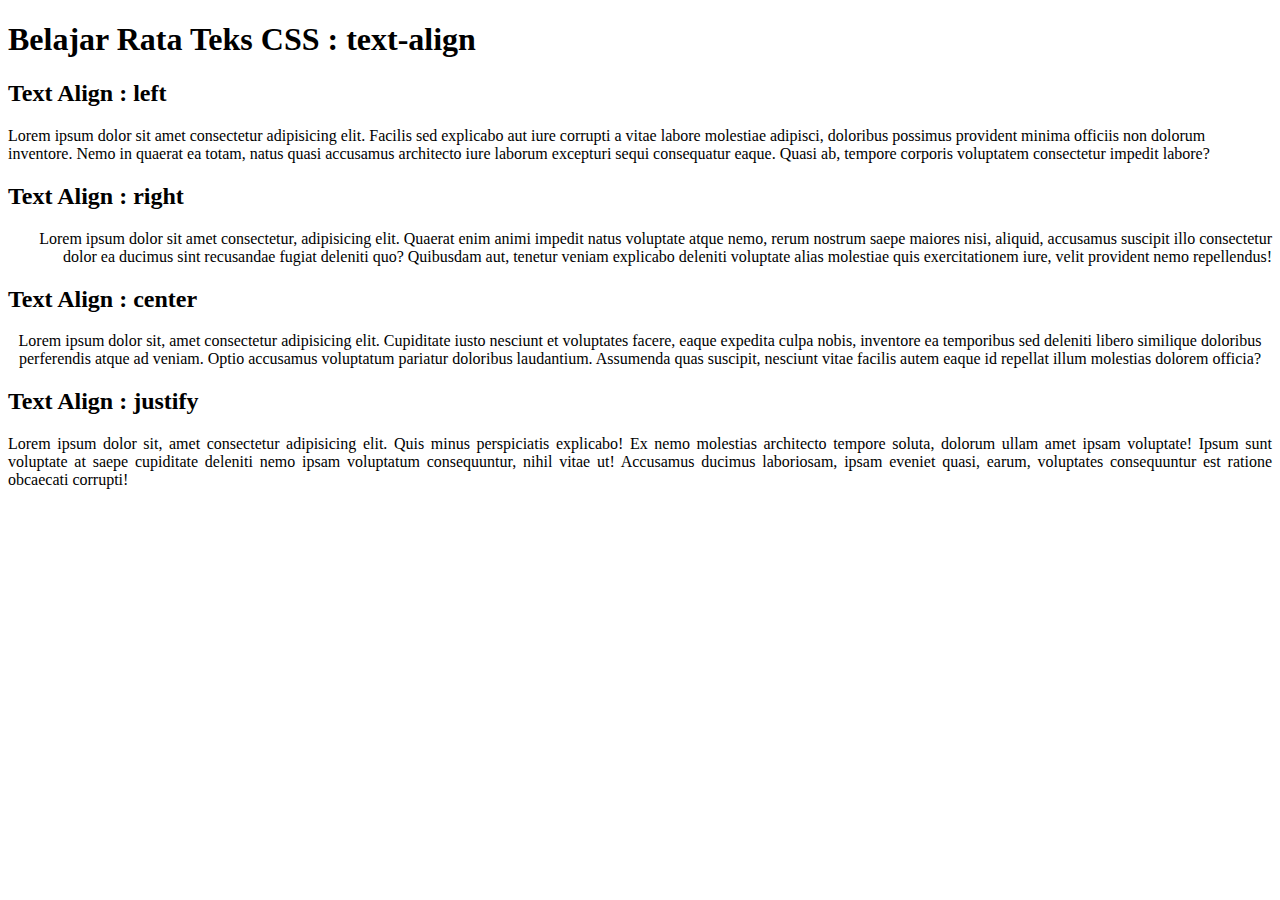
<file: 4.5 Tugas/index.html>
<!DOCTYPE html>
<html lang="en">
  <head>
    <meta charset="UTF-8" />
    <meta name="viewport" content="width=device-width, initial-scale=1.0" />
    <title>Css Lanjutan</title>
    <link rel="stylesheet" href="style.css">
  </head>
  <body>
    <h1>Belajar Rata Teks CSS : text-align</h1>
    <h2 >Text Align : left</h2>
    <p class="left">
      Lorem ipsum dolor sit amet consectetur adipisicing elit. Facilis sed
      explicabo aut iure corrupti a vitae labore molestiae adipisci, doloribus
      possimus provident minima officiis non dolorum inventore. Nemo in quaerat
      ea totam, natus quasi accusamus architecto iure laborum excepturi sequi
      consequatur eaque. Quasi ab, tempore corporis voluptatem consectetur
      impedit labore?
    </p>
    <h2>Text Align : right</h2>
    <p  class="right">
      Lorem ipsum dolor sit amet consectetur, adipisicing elit. Quaerat enim
      animi impedit natus voluptate atque nemo, rerum nostrum saepe maiores
      nisi, aliquid, accusamus suscipit illo consectetur dolor ea ducimus sint
      recusandae fugiat deleniti quo? Quibusdam aut, tenetur veniam explicabo
      deleniti voluptate alias molestiae quis exercitationem iure, velit
      provident nemo repellendus!
    </p>
    <h2 >Text Align : center</h2>
    <p class="center">
      Lorem ipsum dolor sit, amet consectetur adipisicing elit. Cupiditate iusto
      nesciunt et voluptates facere, eaque expedita culpa nobis, inventore ea
      temporibus sed deleniti libero similique doloribus perferendis atque ad
      veniam. Optio accusamus voluptatum pariatur doloribus laudantium.
      Assumenda quas suscipit, nesciunt vitae facilis autem eaque id repellat
      illum molestias dolorem officia?
    </p>
    <h2 >Text Align : justify</h2>
    <p class="justify">
      Lorem ipsum dolor sit, amet consectetur adipisicing elit. Quis minus
      perspiciatis explicabo! Ex nemo molestias architecto tempore soluta,
      dolorum ullam amet ipsam voluptate! Ipsum sunt voluptate at saepe
      cupiditate deleniti nemo ipsam voluptatum consequuntur, nihil vitae ut!
      Accusamus ducimus laboriosam, ipsam eveniet quasi, earum, voluptates
      consequuntur est ratione obcaecati corrupti!
    </p>
  </body>
</html>
</file>
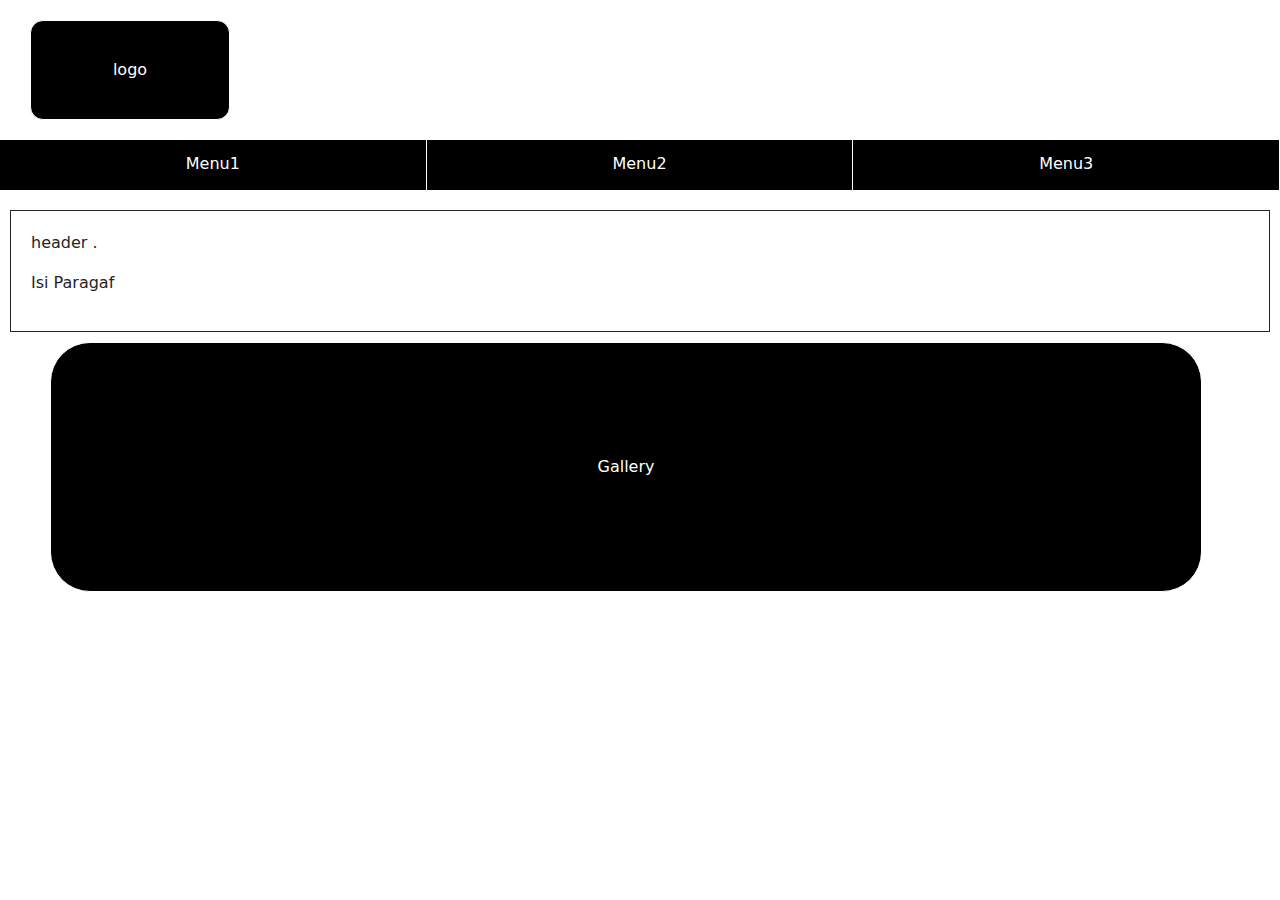
<file: 5.5 Tugas/index.html>
<!DOCTYPE html>
<html lang="en">
  <head>
    <meta charset="UTF-8" />
    <meta name="viewport" content="width=device-width, initial-scale=1.0" />
    <title>Tampilan web</title>
    <link rel="stylesheet" href="style.css" />
    <link
      href="https://cdn.jsdelivr.net/npm/bootstrap@5.3.3/dist/css/bootstrap.min.css"
      rel="stylesheet"
      integrity="sha384-QWTKZyjpPEjISv5WaRU9OFeRpok6YctnYmDr5pNlyT2bRjXh0JMhjY6hW+ALEwIH"
      crossorigin="anonymous"
    />
  </head>
  <body>
    <div class="logo">
      logo
    </div>

    <header id="header">
      <nav >
        <a href="#about">Menu1</a>
        <a href="#service">Menu2</a>
        <a href="#contact">Menu3</a>
      </nav>
    </header>

    <div class="isi-menu">
      <p>header .</p>
      <p>Isi Paragaf</p>
    </div>

    <div class="gallery">
      Gallery
    </div>
    <script
      src="https://cdn.jsdelivr.net/npm/bootstrap@5.3.3/dist/js/bootstrap.bundle.min.js"
      integrity="sha384-YvpcrYf0tY3lHB60NNkmXc5s9fDVZLESaAA55NDzOxhy9GkcIdslK1eN7N6jIeHz"
      crossorigin="anonymous"
    ></script>
  </body>
</html>
</file>
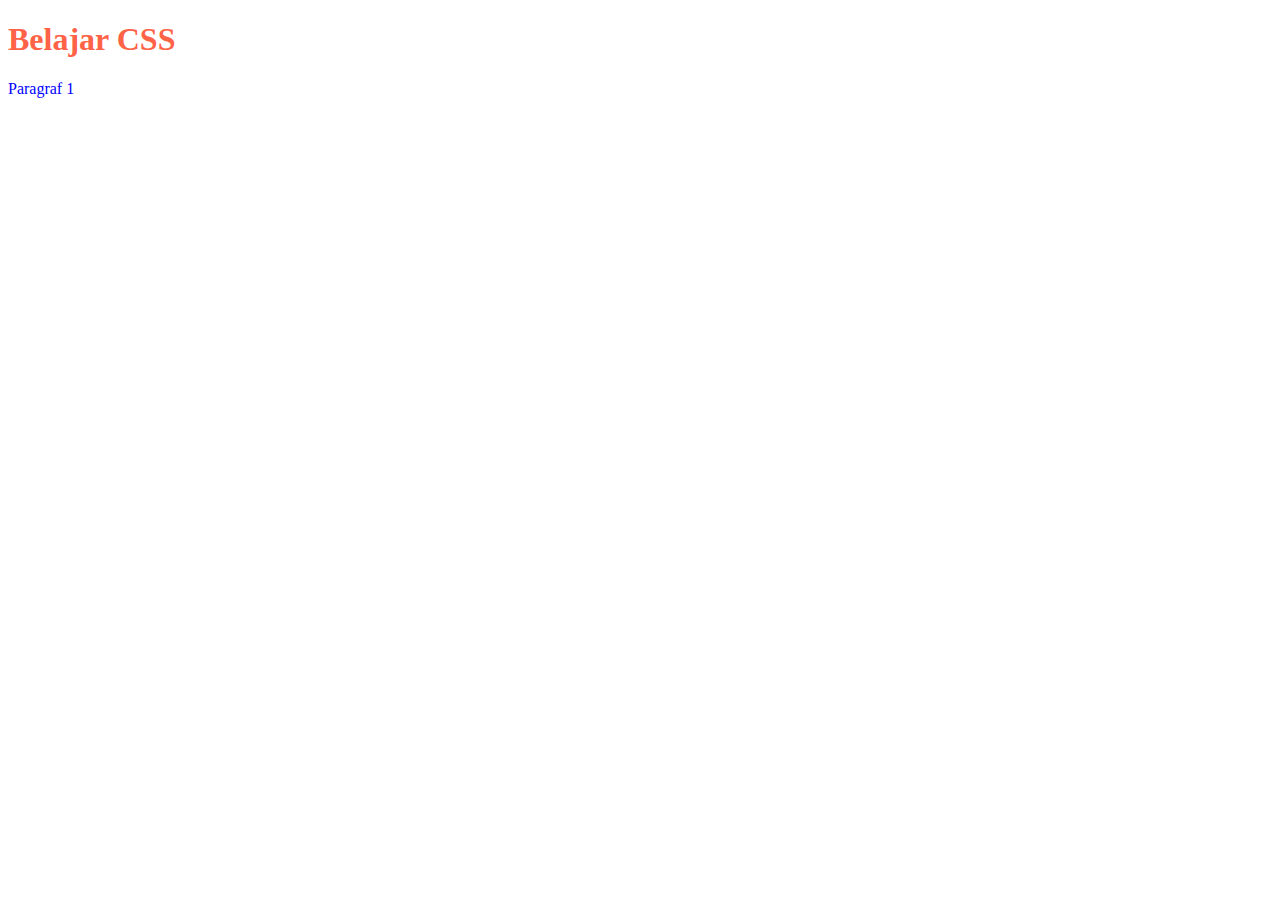
<file: pertemuan-5/index.html>
<!DOCTYPE html>
<html lang="en">
  <head>
    <meta charset="UTF-8" />
    <meta name="viewport" content="width=device-width, initial-scale=1.0" />
    <title>Pertemuan 5</title>
    <!-- Internal CSS -->
    <style>
      body {
        /*background-color: aqua;*/
        background-image: url(https://media.istockphoto.com/id/1251654019/id/vektor/interior-kamar-tidur-remaja-laki-laki-komputer-di-atas-meja.jpg?s=612x612&w=0&k=20&c=vVsUDlPSW-JjC3B9pymAkdgtyA04d1uG6zcucnbPjbY=);
      }
    </style>
    <!-- External CSS -->
    <link rel="stylesheet" href="style.css" />
  </head>
  <body>
    <!-- Inline cSS -->
    <h1 style="color: tomato">Belajar CSS</h1>
    <p style="color: blue">Paragraf 1</p>
    <p>
      Paragraf 2 Lorem ipsum dolor sit amet consectetur adipisicing elit.
      Dignissimos fuga cumque architecto cum mollitia vitae fugit minima officia
      commodi. Saepe quas beatae doloremque voluptates. Non commodi ex
      cupiditate distinctio perferendis, eius deleniti exercitationem odio
      assumenda sunt omnis, veniam, sint consequatur doloribus magni quos
      recusandae. Magni nam doloremque optio vel molestias?
    </p>
    <p>Paragraf 3</p>
  </body>
</html>
</file>
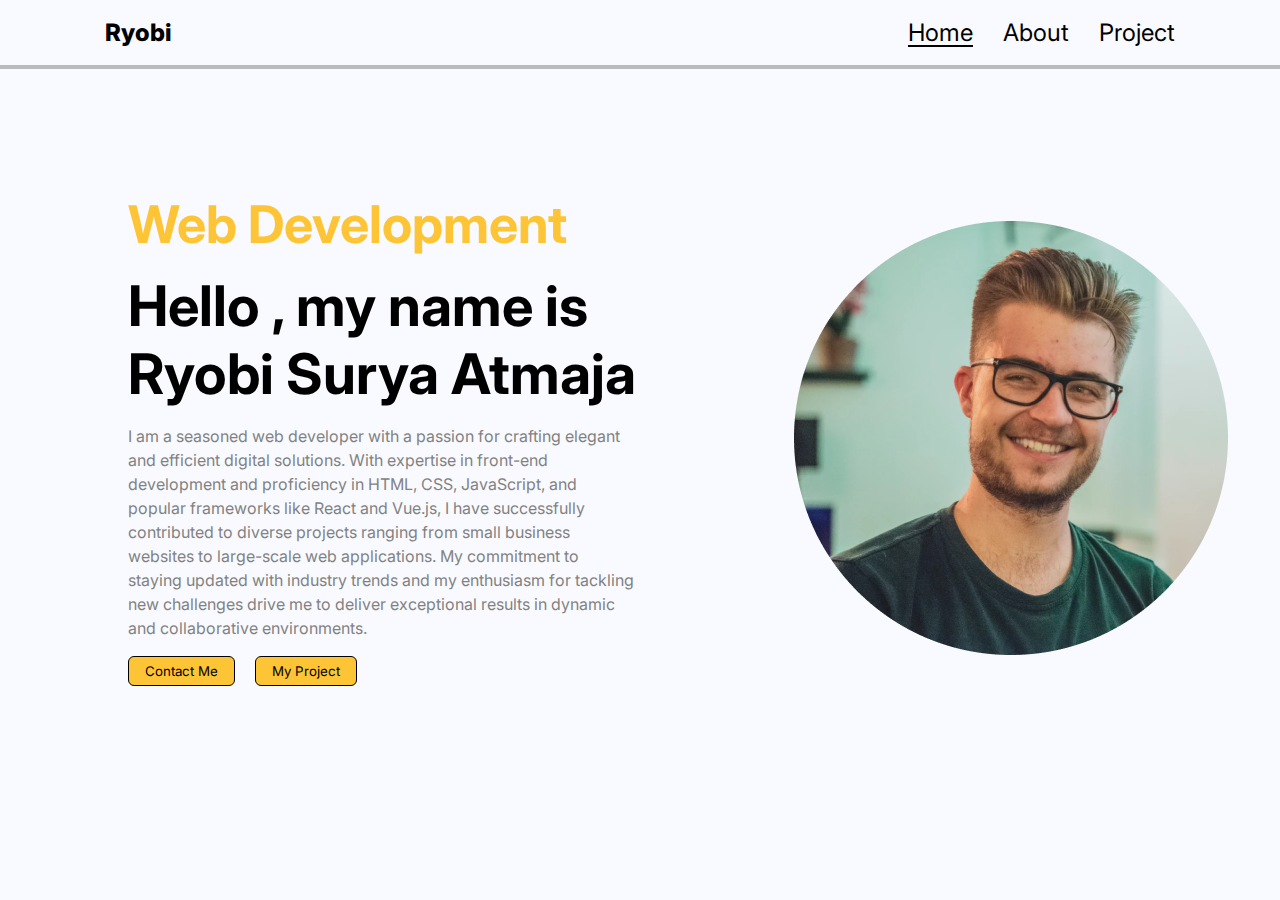
<file: Tugas-2-Web-Statis/index.html>
<!DOCTYPE html>
<html lang="en">
  <head>
    <meta charset="UTF-8" />
    <meta name="viewport" content="width=device-width, initial-scale=1.0" />
    <title>Personal Website</title>
    <link rel="stylesheet" href="/Tugas-2-Web-Statis/css/style.css" />
    <link rel="preconnect" href="https://fonts.googleapis.com" />
    <link rel="preconnect" href="https://fonts.gstatic.com" crossorigin />
    <link
      href="https://fonts.googleapis.com/css2?family=Bad+Script&family=BioRhyme:wght@300&family=Inter:wght@100..900&display=swap"
      rel="stylesheet"
    />
    <link rel="stylesheet" href="https://cdnjs.cloudflare.com/ajax/libs/font-awesome/6.5.1/css/all.min.css">
  </head>
  <body>
    <!-- Navbar -->
    <header id="header">
      <div class="logo-navbar">
        <a href="index.html"> Ryobi </a>
      </div>
      
      <nav class="item-navbar">
        <ul>
          <li><a href="index.html">Home</a></li>
          <li><a href="about.html">About</a></li>
          <li><a href="project.html">Project</a></li>
        </ul>
      </nav>
    </header>
    <!-- End Navbar -->

    <!-- Home -->
    <section id="#Home" class="home container">
      <div class="content-home">
        <div class="home-teks">
          <h2>Web Development</h2>
          <h1>Hello , my name is Ryobi Surya Atmaja</h1>
          <p>
            I am a seasoned web developer with a passion for crafting elegant
            and efficient digital solutions. With expertise in front-end
            development and proficiency in HTML, CSS, JavaScript, and popular
            frameworks like React and Vue.js, I have successfully contributed to
            diverse projects ranging from small business websites to large-scale
            web applications. My commitment to staying updated with industry
            trends and my enthusiasm for tackling new challenges drive me to
            deliver exceptional results in dynamic and collaborative
            environments.
          </p>
          <div class="btn-home">
            <a href="https://wa.me/+6282241908389"><button class="btn-1" >Contact Me</button></a>
            <a href="../Tugas-2-Web-Statis/project.html"><button  class="btn-2">My Project</button></a>
          </div>
        </div>
        <div class="img-home">
          <img src="../Tugas-2-Web-Statis/img/potrait.png" alt="ryobi" />
        </div>
      </div>
    </section>

    <!-- End Home -->
    <script src="/Tugas-2-Web-Statis/js/script.js">
    </script>
  </body>
</html>
</file>
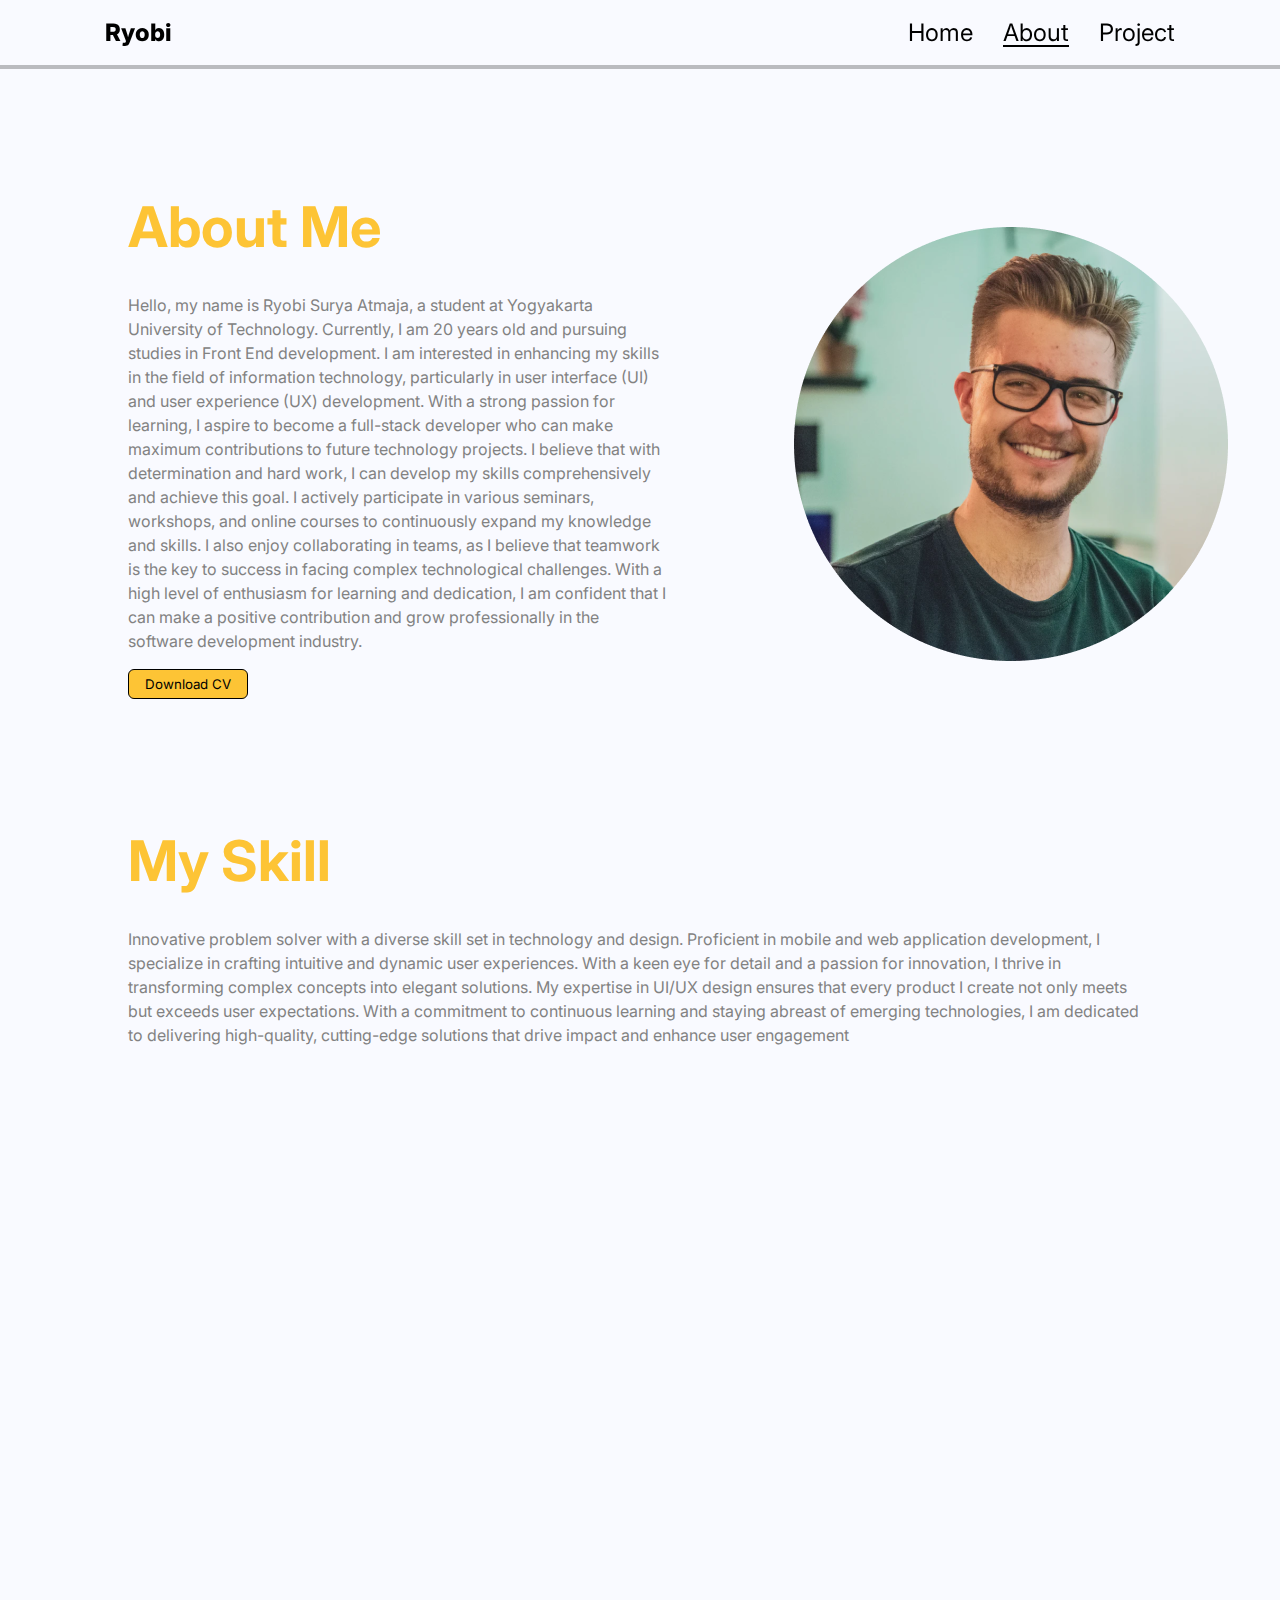
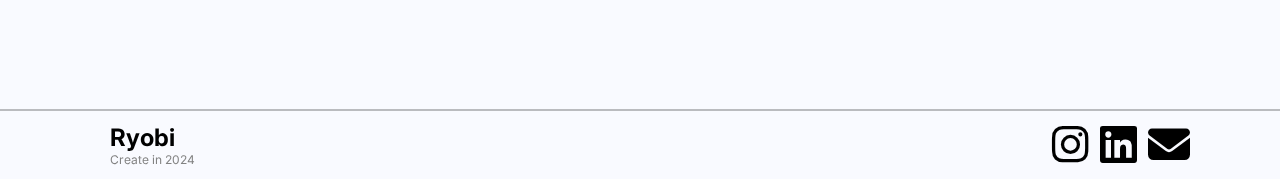
<file: Tugas-2-Web-Statis/about.html>
<!DOCTYPE html>
<html lang="en">
  <head>
    <meta charset="UTF-8" />
    <meta name="viewport" content="width=device-width, initial-scale=1.0" />
    <title>Personal Website</title>
    <link rel="stylesheet" href="css/style.css" />
    <link
      rel="stylesheet"
      href="https://cdnjs.cloudflare.com/ajax/libs/font-awesome/6.5.1/css/all.min.css"
    />
    <link
      href="https://fonts.googleapis.com/css2?family=Bad+Script&family=BioRhyme:wght@300&family=Inter:wght@100..900&display=swap"
      rel="stylesheet"
    />
  </head>
  <body>
    <!-- Navbar -->
    <header id="header">
      <div class="logo-navbar">
        <a href="index.html"> Ryobi </a>
      </div>

      <nav class="item-navbar">
        <ul>
          <li><a href="index.html">Home</a></li>
          <li><a href="about.html">About</a></li>
          <li><a href="project.html">Project</a></li>
        </ul>
      </nav>
    </header>
    <!-- End Navbar -->

    <!-- About   -->
    <section id="about">
      <div class="about-content">
        <article class="about-teks">
          <h1>About Me</h1>
          <p>
            Hello, my name is Ryobi Surya Atmaja, a student at Yogyakarta
            University of Technology. Currently, I am 20 years old and pursuing
            studies in Front End development. I am interested in enhancing my
            skills in the field of information technology, particularly in user
            interface (UI) and user experience (UX) development. With a strong
            passion for learning, I aspire to become a full-stack developer who
            can make maximum contributions to future technology projects. I
            believe that with determination and hard work, I can develop my
            skills comprehensively and achieve this goal. I actively participate
            in various seminars, workshops, and online courses to continuously
            expand my knowledge and skills. I also enjoy collaborating in teams,
            as I believe that teamwork is the key to success in facing complex
            technological challenges. With a high level of enthusiasm for
            learning and dedication, I am confident that I can make a positive
            contribution and grow professionally in the software development
            industry.
          </p>
          <a href="..//Tugas-2-Web-Statis/img/CV_RYOBI.jpg" download=""
            ><button class="btn-1">Download CV</button></a
          >
        </article>
        <aside>
          <div class="img-about">
            <img src="img/potrait.png" alt="potrait" />
          </div>
        </aside>
      </div>
    </section>
    <!-- End About   -->

    <!-- My Skill About -->
    <section id="skill">
      <div class="skill-header">
        <div>
          <h1>My Skill</h1>
          <p>
            Innovative problem solver with a diverse skill set in technology and
            design. Proficient in mobile and web application development, I
            specialize in crafting intuitive and dynamic user experiences. With
            a keen eye for detail and a passion for innovation, I thrive in
            transforming complex concepts into elegant solutions. My expertise
            in UI/UX design ensures that every product I create not only meets
            but exceeds user expectations. With a commitment to continuous
            learning and staying abreast of emerging technologies, I am
            dedicated to delivering high-quality, cutting-edge solutions that
            drive impact and enhance user engagement
          </p>
        </div>
      </div>
      <div class="skill-detail">
        <div class="skill-detail-item">
          <img src="../Tugas-2-Web-Statis/img/skill1.png" alt="" />
          <h2>Mobile Application</h2>
          <p>
            With experience in mobile app development, I thrive in creating
            intuitive and responsive mobile applications that cater to diverse
            user needs.
          </p>
          <p></p>
        </div>
        <div class="skill-detail-item">
          <img src="../Tugas-2-Web-Statis/img/skill2.png" alt="" />
          <h2>Web Application</h2>
          <p>
            My expertise extends to web application development, where I
            leverage cutting-edge technologies to build robust and scalable web
            solutions
          </p>
          <p></p>
        </div>
        <div class="skill-detail-item">
          <img src="../Tugas-2-Web-Statis/img/skill3.png" alt="" />
          <h2>UI/UX Design</h2>
          <p>
            I'm passionate about creating seamless user experiences through
            captivating UI/UX designs, ensuring user satisfaction and
            engagement.
          </p>
          <p></p>
        </div>
      </div>
    </section>
    <!-- End My Skill -->
    <footer id="footer">
      <div class="footer-text">
        <h2>Ryobi</h2>
        <p>Create in 2024</p>
      </div>
      <div class="footer-icon">
        <a href="https://www.instagram.com/__ryobi/"
          ><i class="fa-brands fa-instagram"></i
        ></a>
        <a href="https://www.linkedin.com/in/ryobi-surya-atmaja-1996b729a/"
          ><i class="fa-brands fa-linkedin"></i
        ></a>
        <a href="mailto:ryobisuryaatmaja@gmail.com"
          ><i class="fa-solid fa-envelope"></i
        ></a>
      </div>
    </footer>
    <script src="/Tugas-2-Web-Statis/js/script.js"></script>
  </body>
</html>
</file>
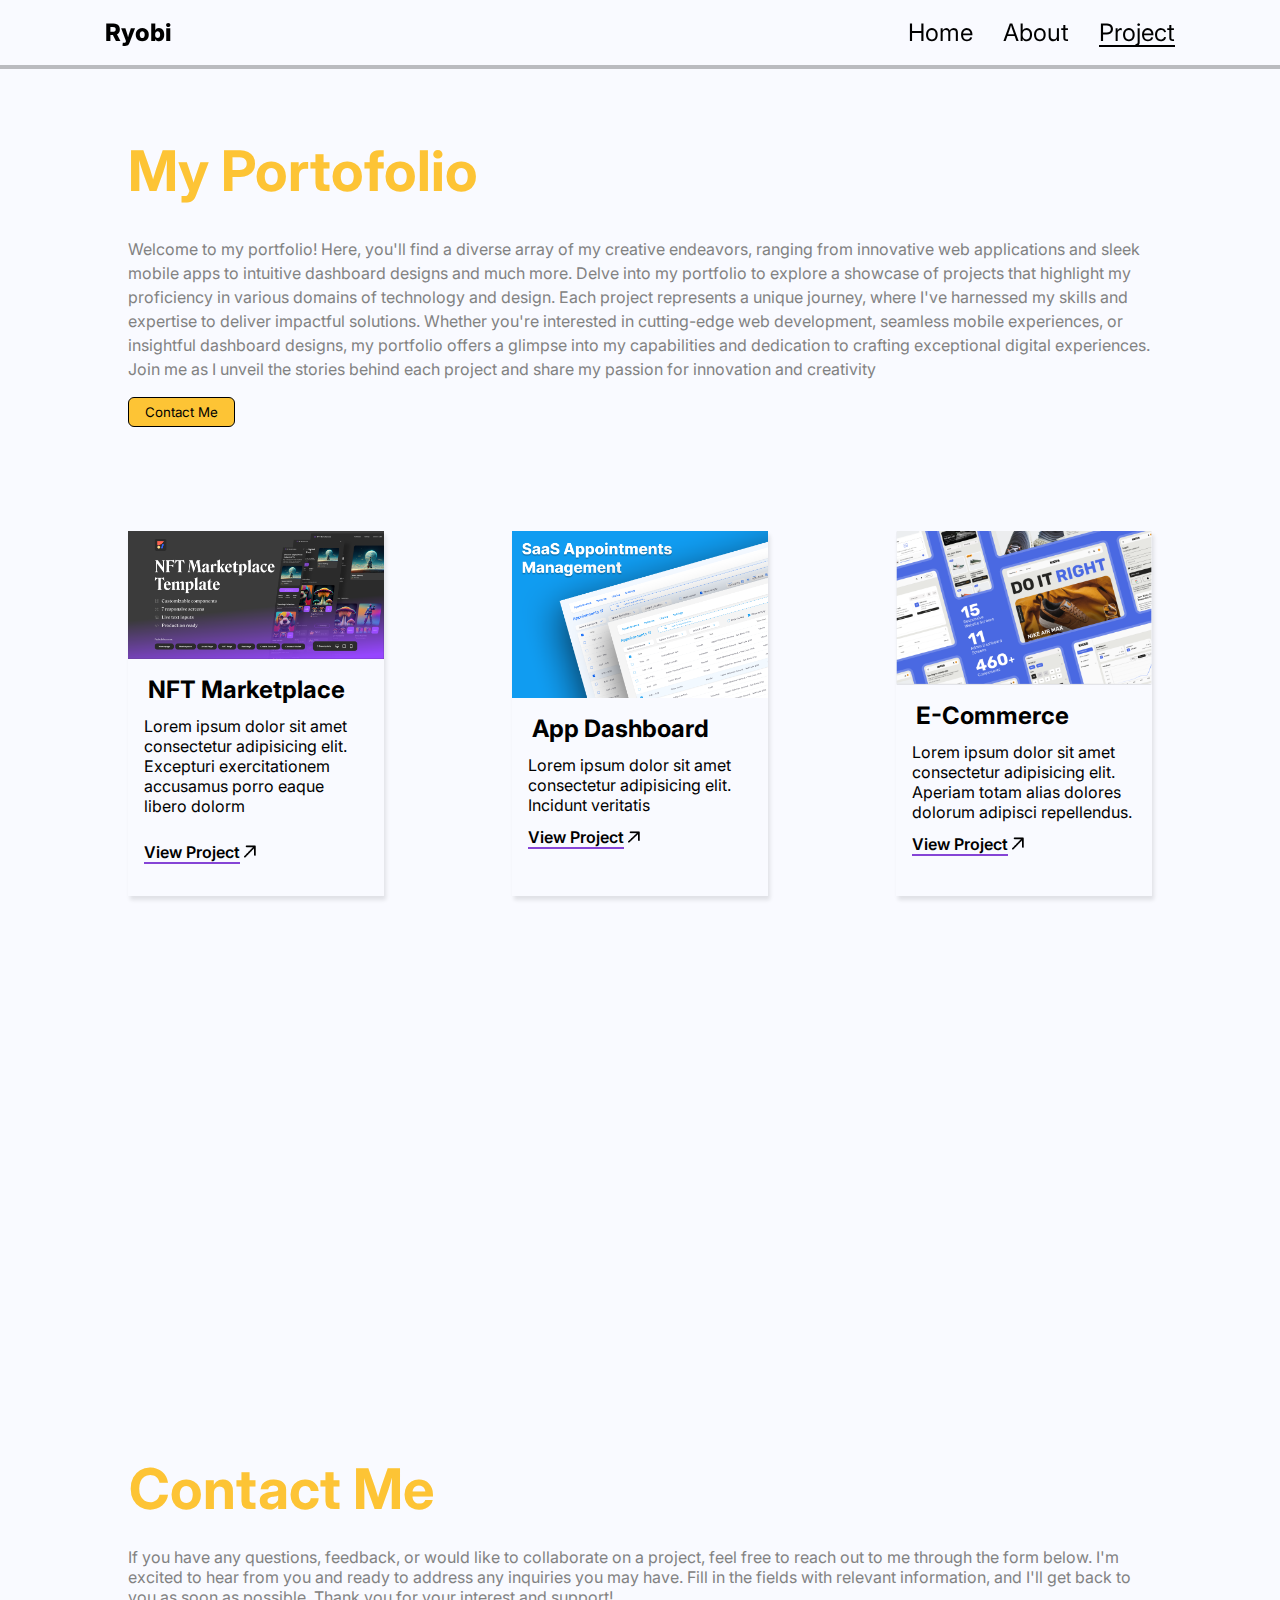
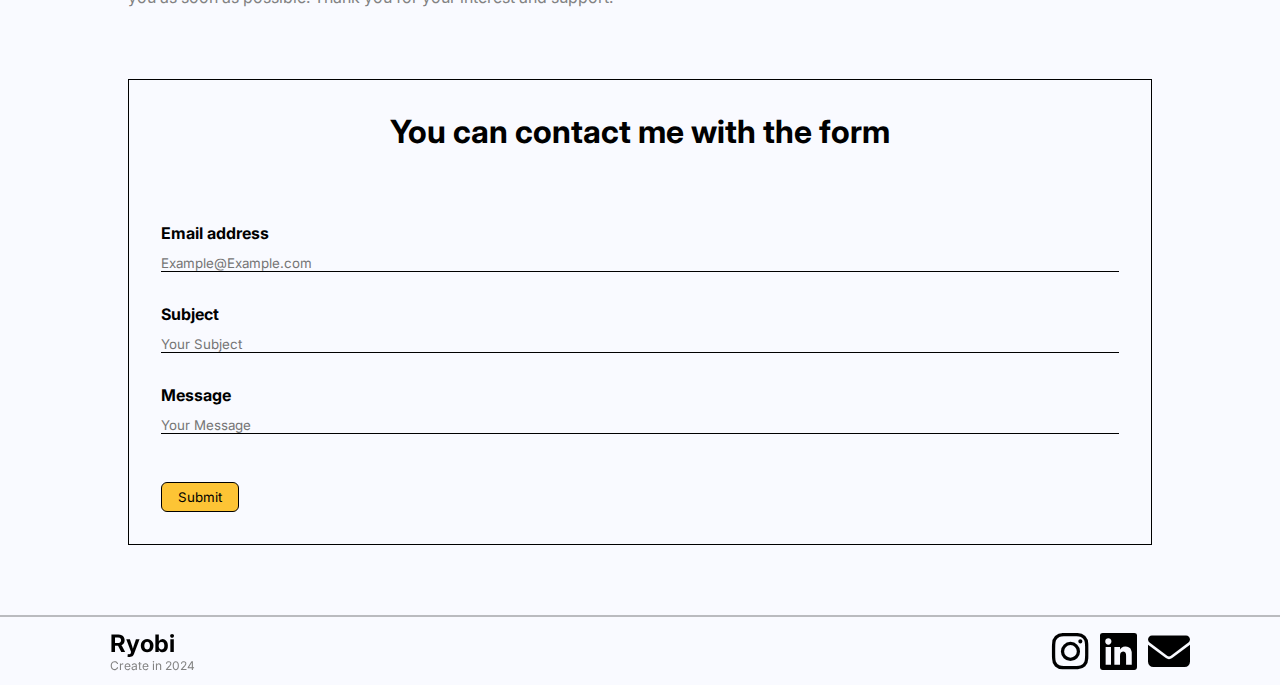
<file: Tugas-2-Web-Statis/project.html>
<!DOCTYPE html>
<html lang="en">
  <head>
    <meta charset="UTF-8" />
    <meta name="viewport" content="width=device-width, initial-scale=1.0" />
    <title>Personal Website</title>
    <link rel="stylesheet" href="css/style.css" />
    <link
      href="https://fonts.googleapis.com/css2?family=Bad+Script&family=BioRhyme:wght@300&family=Inter:wght@100..900&display=swap"
      rel="stylesheet"
    />
    <link
      rel="stylesheet"
      href="https://cdnjs.cloudflare.com/ajax/libs/font-awesome/6.5.1/css/all.min.css"
    />
  </head>
  <body>
    <!-- Navbar -->
    <header id="header">
      <div class="logo-navbar">
        <a href="index.html"> Ryobi </a>
      </div>

      <nav class="item-navbar">
        <ul>
          <li><a href="index.html">Home</a></li>
          <li><a href="about.html">About</a></li>
          <li><a href="project.html">Project</a></li>
        </ul>
      </nav>
    </header>
    <!-- End Navbar -->

    <!-- Project -->
    <section id="project">
      <div class="project">
        <div class="project-header">
          <div>
            <h1>My Portofolio</h1>
            <p>
              Welcome to my portfolio! Here, you'll find a diverse array of my
              creative endeavors, ranging from innovative web applications and
              sleek mobile apps to intuitive dashboard designs and much more.
              Delve into my portfolio to explore a showcase of projects that
              highlight my proficiency in various domains of technology and
              design. Each project represents a unique journey, where I've
              harnessed my skills and expertise to deliver impactful solutions.
              Whether you're interested in cutting-edge web development,
              seamless mobile experiences, or insightful dashboard designs, my
              portfolio offers a glimpse into my capabilities and dedication to
              crafting exceptional digital experiences. Join me as I unveil the
              stories behind each project and share my passion for innovation
              and creativity
            </p>
          </div>
        </div>
        <a href="#contact"><button class="btn-1">Contact Me</button></a>
      </div>
      <div class="project-detail">
        <div   class="project-detail-item">
          <img src="../Tugas-2-Web-Statis/img/project1.png" alt="" />
          <h2>NFT Marketplace</h2>
          <p>
            Lorem ipsum dolor sit amet consectetur adipisicing elit. Excepturi
            exercitationem accusamus porro eaque libero dolorm
          </p>
          <div>
            <div class="view-project" style="margin-top: 14px">
              <a href="#"><p>View Project</p></a>
            </div>
            <img
              src="../Tugas-2-Web-Statis/img/Vector.png"
              alt=""
              width="12px"
            />
          </div>
        </div>

        <div class="project-detail-item">
          <img src="../Tugas-2-Web-Statis/img/project2.png" alt="" />
          <h2>App Dashboard</h2>
          <p>
            Lorem ipsum dolor sit amet consectetur adipisicing elit. Incidunt
            veritatis
          </p>
          <div>
            <div class="view-project">
              <a href="https://www.odoo.com/"><p>View Project</p></a>
            </div>
            <img
              src="../Tugas-2-Web-Statis/img/Vector.png"
              alt=""
              width="12px"
            />
          </div>
        </div>
        <div class="project-detail-item">
          <img src="../Tugas-2-Web-Statis/img/project3.png" alt="" />
          <h2>E-Commerce</h2>
          <p>
            Lorem ipsum dolor sit amet consectetur adipisicing elit. Aperiam
            totam alias dolores dolorum adipisci repellendus.
          </p>
          <div>
            <div class="view-project">
              <a href="https://ada-asia.com/"><p>View Project</p></a>
            </div>
            <img
              src="../Tugas-2-Web-Statis/img/Vector.png"
              alt=""
              width="12px"
            />
          </div>
        </div>
        <div class="project-detail-item">
          <img src="../Tugas-2-Web-Statis/img/project4.png" alt="" />
          <h2>Company Profile</h2>
          <p>
            Lorem ipsum dolor sit amet consectetur adipisicing elit. Aperiam
            totam alias dolores dolorum adipisci repellendus.
          </p>
          <div>
            <div class="view-project">
              <a href="https://ada-asia.com/"><p>View Project</p></a>
            </div>
            <img
              src="../Tugas-2-Web-Statis/img/Vector.png"
              alt=""
              width="12px"
            />
          </div>
        </div>
        <div class="project-detail-item">
          <img src="../Tugas-2-Web-Statis/img/project5.png" alt="" />
          <h2>Profil Website</h2>
          <p>
            Lorem ipsum dolor sit amet consectetur adipisicing elit. Aperiam
            totam alias dolores dolorum adipisci repellendus.
          </p>
          <div>
            <div class="view-project">
              <a href="https://ada-asia.com/"><p>View Project</p></a>
            </div>
            <img
              src="../Tugas-2-Web-Statis/img/Vector.png"
              alt=""
              width="12px"
            />
          </div>
        </div>
        <div class="project-detail-item">
          <img src="../Tugas-2-Web-Statis/img/project6.png" alt="" />
          <h2>Personal Website</h2>
          <p>
            Lorem ipsum dolor sit amet consectetur adipisicing elit. Aperiam
            totam alias dolores dolorum adipisci repellendus.
          </p>
          <div>
            <div class="view-project">
              <a href="https://ada-asia.com/"><p>View Project</p></a>
            </div>
            <img
              src="../Tugas-2-Web-Statis/img/Vector.png"
              alt=""
              width="12px"
            />
          </div>
        </div>
      </div>
    </section>
    <section id="contact">
      <h1>Contact Me</h1>
      <div class="contact">
        <div class="contact-teks">
          <article>
            <p>
              If you have any questions, feedback, or would like to collaborate on a project, 
              feel free to reach out to me through the form below. I'm excited to hear from you
               and ready to address any inquiries you may have. Fill in the fields with relevant
                information, and I'll get back to you as soon as possible. Thank you for your
                 interest and support!
            </p>
          </article>
        </div>
        <div class="contact-detail">
          <h1>You can contact me with the form</h1>
          <form action="">
            <div class="form-group">
                <div id="input-email" class="input-group">
                    <label for="">Email address</label>
                    <input type="email" placeholder="Example@Example.com">
                </div>
                <div id="input-subject" class="input-group">
                    <label for="">Subject</label>
                    <input type="text" placeholder="Your Subject">
                </div>
                <div id="input-message" class="input-group">
                    <label for="">Message</label>
                    <input type="text" placeholder="Your Message">
                </div>
              </div>
              <button class="btn-1">Submit</button> 
        </div>
      </div>
     
    </section>
    <!-- End Project -->
    <footer id="footer">
      <div class="footer-text">
        <h2>Ryobi</h2>
        <p>Create in 2024</p>
      </div>
      <div class="footer-icon">
        <a href="https://www.instagram.com/__ryobi/"
          ><i class="fa-brands fa-instagram"></i
        ></a>
        <a href="https://www.linkedin.com/in/ryobi-surya-atmaja-1996b729a/"
          ><i class="fa-brands fa-linkedin"></i
        ></a>
        <a href="mailto:ryobisuryaatmaja@gmail.com"
          ><i class="fa-solid fa-envelope"></i
        ></a>
      </div>
    </footer>
    <script src="/Tugas-2-Web-Statis/js/script.js"></script>
  </body>
</html>
</file>
<file: 4.5 Tugas/style.css>
.left{
    text-align: left;
}
.right{
    text-align: right;
}
.center{
    text-align: center;
}
.justify{
    text-align: justify;
}
</file>
<file: 5.5 Tugas/style.css>
* {
  margin: 0;
  padding: 0;
  background-color: rgb(255, 255, 255);
}

.logo {

  margin: 20px 30px;
  border-radius: 13px;
  width: 200px;
  height: 100px;
  border: 1px solid;
  display: flex;
  align-items: center;
  text-align: center;
  justify-content: center;
  background-color: black;
  color: white;
}
#header {
  background-color: black;
}

#header > nav {
  display: flex;
  align-items: center;
  text-align: center;
  background-color: black;
  margin: 0;
  padding: 0;
  height: 50px;
}

#header > nav > a {
  width: 100%;
  height: 100%;
  color: rgb(0, 0, 0);
  text-decoration: none; /* Removes underline */
  background-color: black;
  color: white;
  padding-top: 12px;
  border-right: 1px solid white;
}


.isi-menu {
  margin-top: 20px;
  margin-right: 10px;
  margin-left: 10px;
  padding: 20px 20px;
  border: 1px solid;
}
.gallery {
  display: flex;
  justify-content: center;
  align-items: center;
  margin-top: 10px;
  margin-left: 50px;
  border-radius: 40px;
  width: 90%;
  height: 250px;
  text-align: center;
  border: 1px solid;
  background-color: black;
  color: white;
}
</file>
<file: pertemuan-5/style.css>
p{
    color: white;
}
</file>
<file: Tugas-2-Web-Statis/css/style.css>
* {
  background-color: #f9faff;
  padding: 0;
  margin: 0;
  font-family: "Inter", sans-serif;
  scroll-behavior: smooth;
}

/* navbar */

#header {
  display: flex;
  justify-content: space-between;
  align-items: center;
  padding: 18px;
  font-size: 24px;
  position: sticky;
  top: 0;
  background-color: #f9faff;
  box-shadow: 0 0 0 4px rgba(0, 0, 0, 0.25);
  z-index: 4;
}
.logo-navbar > a {
  text-decoration: none;
  font-weight: 800;
  color: black;
}

.logo-navbar {
  margin-left: 7%;
}
.item-navbar {
  margin-right: 7%;
}
.item-navbar > ul {
  list-style-type: none;
  display: flex;
  gap: 30px;
}
.item-navbar > ul > li > a {
  text-decoration: none;
  color: black;
}
.item-navbar ul li a {
  position: relative;
}

.item-navbar ul li a::after {
  content: "";
  position: absolute;
  bottom: 0;
  left: 0;
  width: 0;
  height: 2px;
  background-color: #000;
  transition: width 0.5s ease;
}

.item-navbar ul li a:hover::after,
.item-navbar ul li a.active::after {
  width: 100%;
}
@media only screen and (max-width: 980px) {
  .item-navbar {
    display: none;
  }
  .logo-navbar {
    margin: auto;
  }
  .content-home {
    flex-direction: column-reverse;
    justify-content: center;
    align-items: center;
    text-align: center;
  }
  .img-home img {
    width: 300px;
    margin-left: 52px;
    margin-top: 52px;
  }
  .home-teks {
    margin-left: 52px;
  }
  .home-teks P {
    margin-left: 32px;
  }
  .about-content {
    flex-direction: column-reverse;
    justify-content: center;
    align-items: center;
    text-align: center;
  }
  .img-about img{
   width: 100%;
   margin-top: 52px;
  }
  article.about-teks{
    margin: 0;
    padding: 0;
  }
  #skill {
    margin-left: auto !important;
    margin-right: auto !important;
    margin-bottom: auto !important;
  }
  .skill-header {
    justify-content: center;
    align-items: center;
    text-align: center;
  }
  .skill-header >div> h1{
    margin-top: 72px;
  }
  .skill-detail{
    display: grid;
    grid-template-columns: 1fr !important;
    padding: 20px;
  }
  .skill-detail-item:hover {
    transform: scale(0.9) !important;
    image-rendering: smooth;
  }
  #project {
    margin-left: auto !important;
    margin-right: auto !important;
    margin-bottom: auto !important;
    padding: 12px;
  }
  .project-detail{
    display: grid;
    grid-template-columns: 1fr !important;
    padding: 20px;
  }
  .contact {
    margin-left: auto !important;
    
  }
  #contact > h1 {
    margin-left: 52px !important;
  }
  .contact-teks p {
    background-color: re;
  }
  .contact-teks,
  .input-group {
    text-align: center; /* Mengatur teks ke tengah */
  }

  .contact-teks p {
    margin: 0 auto; /* Mengatur margin horizontal menjadi auto */
  }

  .input-group {
    margin: 0 auto; /* Mengatur margin horizontal menjadi auto */
    max-width: 300px; /* Atur lebar maksimum */
  }
}
/* End Navbar */

/* Home */
.content-home {
  display: flex;
  align-items: center;
  justify-content: center;
}
.home-teks {
  margin: 128px;
}

.home-teks > h2 {
  margin-bottom: 16px;
  color: #fdc435;
  font-size: 52px;
}

.home-teks > h1 {
  margin-bottom: 16px;
  font-size: 56px;
}

.home-teks > p {
  margin-right: 32px;
  color: #828282;
  line-height: 1.5;
}
.btn-1 {
  margin-top: 16px;
  border: 1px solid;
  padding: 6px 16px;
  border-radius: 6px;
  cursor: pointer;
  background-color: #fdc435;
}
.btn-2 {
  border-radius: 6px;
  border: 1px solid;
  padding: 6px 16px;
  margin-left: 16px;
  cursor: pointer;
  background-color: #fdc435;
}

.img-home {
  width: 100%;
  margin-right: 52px;
}

.btn-1:hover {
  background-color: transparent;
}
.btn-2:hover {
  background-color: transparent;
}
.content-home {
  opacity: 0;
  transition: opacity 0.5s ease-in-out, transform 0.5s ease-in-out;
  transform: translateX(-50px);
}
/* End Effect */

/* End Home */

/* About */
.about-content > article > h1 {
  color: #fdc435;
}
.about-content {
  display: flex;
  align-items: center;
  justify-content: space-between;
}
.about-teks {
  margin: 128px;
}
.about-teks > h1 {
  color: #fdc435;
  font-size: 56px;
}
.about-teks > p {
  margin-top: 32px;
  line-height: 1.5;
  color: #828282;
}
.img-about {
  width: 100%;
  margin-right: 52px;
}
.about-content {
  display: flex;
  justify-content: center;
  align-items: center;
}
/* Effect About */
.about-content {
  opacity: 0;
  transition: opacity 0.5s ease-in-out, transform 0.5s ease-in-out;
  transform: translateX(-50px);
}
/* End Effect About */

/* Skill */
#skill {
   margin-left: 128px;
  margin-right: 128px;
  margin-bottom: 200px; 
}

.skill-header {
  display: flex;
  align-items: center;
  justify-content: space-between;
}
.skill-header > div > h1 {
  color: #fdc435;
  font-size: 56px;
}
.skill-header > div > p {
  margin-top: 32px;
  line-height: 1.5;
  color: #828282;
}
.skill-detail {
  display: grid;
  grid-template-columns: repeat(3, 1fr);
  column-gap: 128px;
  margin-top: 72px;
}
.skill-detail-item {
  box-shadow: 2px 4px 4px rgba(0, 0, 0, 0.1);
}
.skill-detail-item:hover {
  transform: scale(1.15);
  image-rendering: smooth;
}
.skill-detail-item h2 {
  padding: 12px 20px;
}

.skill-detail-item p {
  font-size: 16px;
  padding: 0 16px;
  color: #828282;
  margin-bottom: 24px;
}
.skill-detail-item > img {
  width: 100%;
}
/* Effect Skill-Detail-Item */
.skill-detail-item {
  opacity: 0;
  transition: opacity 0.5s ease-in-out, transform 0.5s ease-in-out;
  transform: translateX(-50px);
}
.animate-left {
  opacity: 1;
  transform: translateX(0);
}

/* End Effect */

/* End Skill */
/* End About */

/* Project */
#project {
  margin-left: 128px;
  margin-right: 128px;
  margin-top: 72px;
}
.project {
  opacity: 0;
  transition: opacity 0.5s ease-in-out, transform 0.5s ease-in-out;
  transform: translateX(-50px);
}
.project-header {
  display: flex;
  align-items: center;
  justify-content: space-between;
  gap: 92px;
}
.project-header > div > h1 {
  color: #fdc435;
  font-size: 56px;
}
.project-header > div > p {
  padding-top: 32px;
  color: #828282;
  line-height: 1.5;
}

.project-detail {
  display: grid;
  grid-template-columns: repeat(3, 1fr);
  column-gap: 128px;
  margin-top: 72px;
  margin-bottom: 128px;
}

.project-detail-item {
  box-shadow: 2px 4px 4px rgba(0, 0, 0, 0.1);
  margin-top: 32px;
}
.project-detail-item:hover {
  transform: scale(1.15);
  image-rendering: smooth;
}
.project-detail-item:hover img {
  filter: grayscale(0);
}

.project-detail-item h2 {
  padding: 12px 20px;
}

.project-detail-item p {
  font-size: 16px;
  padding: 0 16px;
}
.project-detail-item > img {
  width: 100%;
}
.view-project {
  padding-top: 12px;
  font-weight: 600;
  border-bottom: 2px solid #8544d6;
  display: inline-block;
  margin-left: 16px;
  margin-bottom: 32px;
}
.view-project p {
  padding: 0;
  margin: 0;
}
.view-project a {
  text-decoration: none;
  color: black;
}
/* CSS Animation Classes */
.project-detail-item {
  opacity: 0;
  transition: opacity 0.5s ease-in-out, transform 0.5s ease-in-out;
  transform: translateX(-50px);
}
.animate-left {
  opacity: 1;
  transform: translateX(0);
}

/* End Project */

/* Contact */
#contact > h1 {
  color: #fdc435;
  font-size: 56px;
  margin-left: 129px;
}
.contact-teks {
  margin-right: 128px;
  margin-bottom: 72px;
  margin-top: 24px;
}
.contact-teks p {
  color: #828282;
}
.contact {
  margin-bottom: 72px;
}
.contact {
  margin-left: 128px;
}

.contact-detail {
  margin-right: 128px;
  padding: 32px 32px;
  border: 1px solid;
}
.contact-detail h1 {
  display: flex;
  align-items: center;
  justify-content: center;
  padding-bottom: 72px;
}
.input-group {
  display: grid;
  column-gap: 32px;
  margin-bottom: 32px;
}
.input-group > label {
  font-weight: 700;
}
.input-group > input {
  border: none;
  outline: none;
  margin-top: 12px;
  border-bottom: 1px solid;
}
.input-group input:focus {
  border-bottom: 1px solid #ffc108;
}

/* Contact */
/* Footer */
#footer {
  box-shadow: 0 0 0 2px rgba(0, 0, 0, 0.25);
  display: flex;
  align-items: center;
  justify-content: space-between;
  z-index: 7;
  top: 0;
  position: sticky;
}
.footer-text {
  padding: 12px 20px;
  margin-left: 7%;
}
.footer-text > p {
  font-size: 12px;
  color: #828282;
}
.footer-icon {
  font-size: 42px;
  margin-right: 7%;
}
.footer-icon > a {
  color: black;
}
/* End Footer */
</file>
